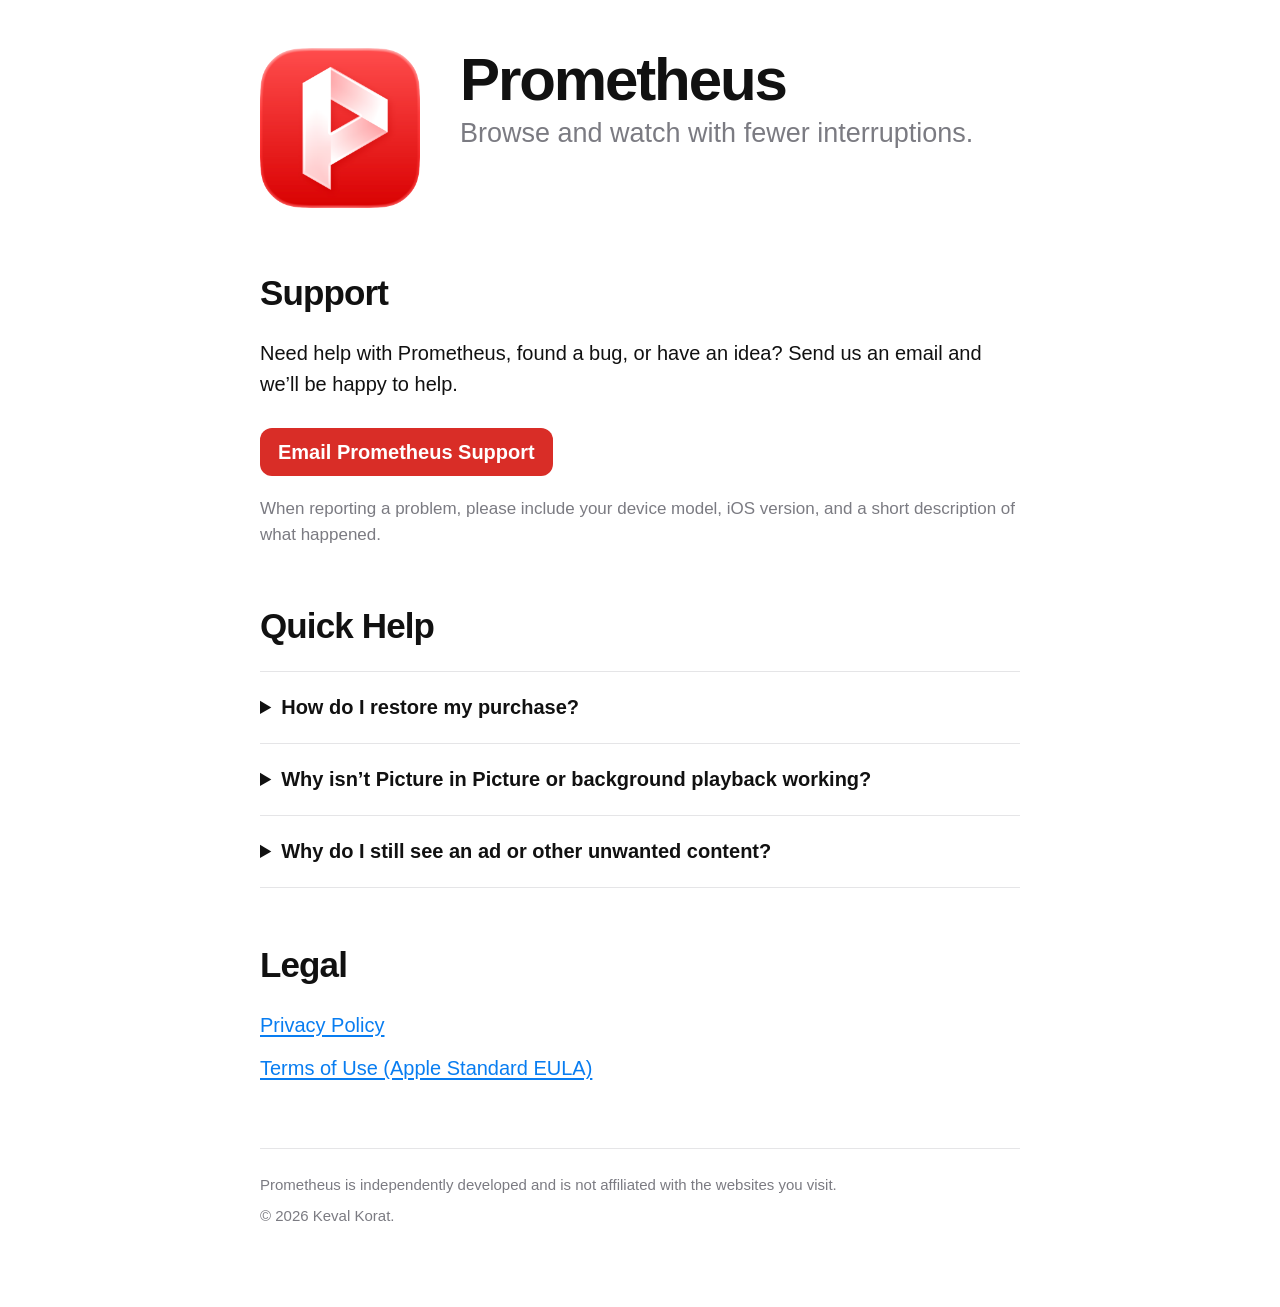
<file: index.html>
<!doctype html>
<html lang="en">
<head>
    <meta charset="utf-8">
    <meta name="viewport" content="width=device-width, initial-scale=1">
    <meta name="description" content="Support for Prometheus, a focused web browser with built-in ad and content filtering.">
    <meta property="og:title" content="Prometheus Support">
    <meta property="og:description" content="Get help, report a problem, or send feedback about Prometheus.">
    <meta property="og:type" content="website">
    <meta property="og:image" content="https://ikeval.github.io/prometheus-support/assets/og.png">
    <meta name="theme-color" content="#d92d27">
    <title>Prometheus Support</title>
    <link rel="icon" href="assets/app-icon.png" media="(prefers-color-scheme: light)">
    <link rel="icon" href="assets/app-icon-dark.png" media="(prefers-color-scheme: dark)">
    <link rel="stylesheet" href="assets/styles.css">
</head>
<body>
    <main class="page">
        <header class="app-header">
            <picture>
                <source srcset="assets/app-icon-dark.png" media="(prefers-color-scheme: dark)">
                <img class="app-icon" src="assets/app-icon.png" alt="Prometheus app icon" width="160" height="160">
            </picture>
            <div>
                <h1>Prometheus</h1>
                <p class="tagline">Browse and watch with fewer interruptions.</p>
            </div>
        </header>

        <section aria-labelledby="support-title">
            <h2 id="support-title">Support</h2>
            <p>Need help with Prometheus, found a bug, or have an idea? Send us an email and we’ll be happy to help.</p>
            <p><a class="button" href="mailto:prometheusbrowser@icloud.com?subject=Prometheus%20Support">Email Prometheus Support</a></p>
            <p class="fine-print">When reporting a problem, please include your device model, iOS version, and a short description of what happened.</p>
        </section>

        <section aria-labelledby="help-title">
            <h2 id="help-title">Quick Help</h2>

            <details>
                <summary>How do I restore my purchase?</summary>
                <p>Open Prometheus, go to Settings, select the unlock option, then choose Restore Purchases. Make sure you are signed in with the Apple Account used for the original purchase.</p>
            </details>

            <details>
                <summary>Why isn’t Picture in Picture or background playback working?</summary>
                <p>Playback behavior depends on the website and the media it provides. Start the video first, then use the Picture in Picture or background playback control available in Prometheus.</p>
            </details>

            <details>
                <summary>Why do I still see an ad or other unwanted content?</summary>
                <p>Websites change frequently, and some content may not be filtered immediately. Please email us with the website address and a description so we can investigate.</p>
            </details>
        </section>

        <section aria-labelledby="legal-title">
            <h2 id="legal-title">Legal</h2>
            <ul class="link-list">
                <li><a href="privacy.html">Privacy Policy</a></li>
                <li><a href="https://www.apple.com/legal/internet-services/itunes/dev/stdeula/" target="_blank" rel="noopener noreferrer">Terms of Use (Apple Standard EULA)</a></li>
            </ul>
        </section>

        <footer>
            <p>Prometheus is independently developed and is not affiliated with the websites you visit.</p>
            <p>&copy; 2026 Keval Korat.</p>
        </footer>
    </main>
</body>
</html>
</file>
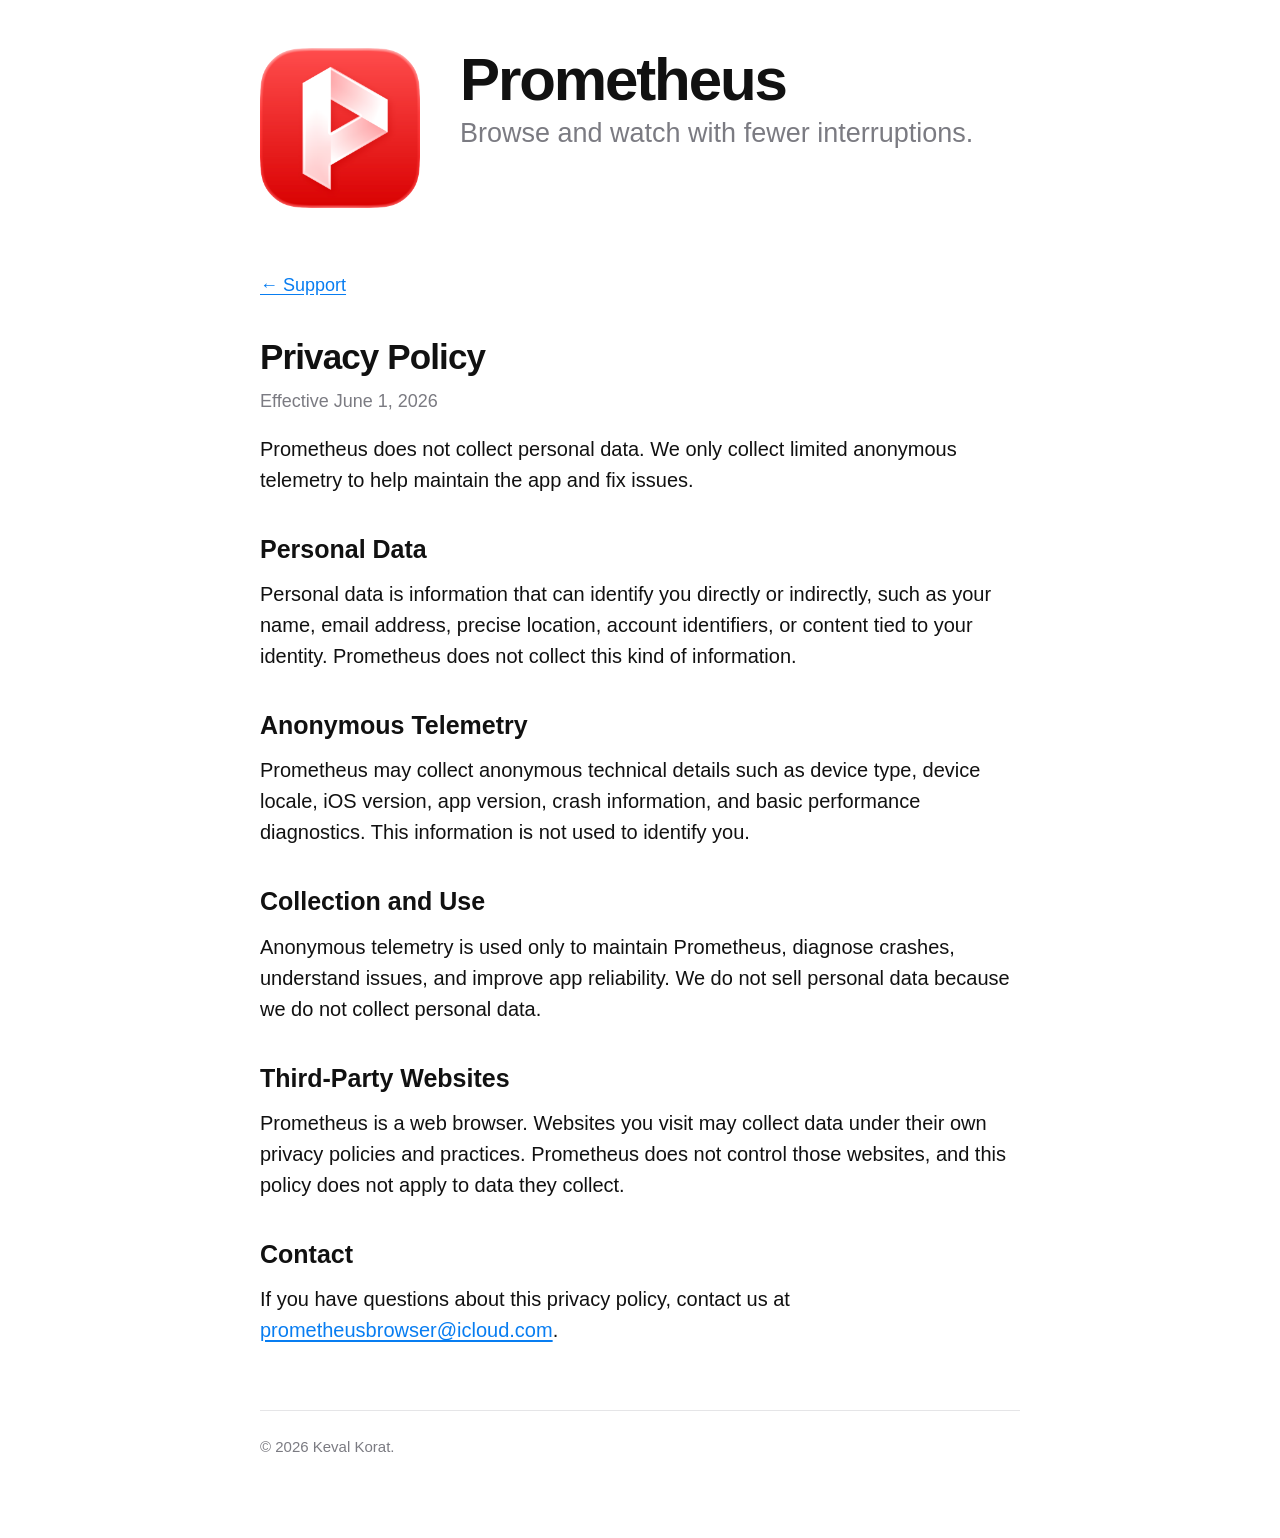
<file: privacy.html>
<!doctype html>
<html lang="en">
<head>
    <meta charset="utf-8">
    <meta name="viewport" content="width=device-width, initial-scale=1">
    <meta name="description" content="Privacy Policy for Prometheus.">
    <meta name="theme-color" content="#d92d27">
    <title>Prometheus Privacy Policy</title>
    <link rel="icon" href="assets/app-icon.png" media="(prefers-color-scheme: light)">
    <link rel="icon" href="assets/app-icon-dark.png" media="(prefers-color-scheme: dark)">
    <link rel="stylesheet" href="assets/styles.css">
</head>
<body>
    <main class="page">
        <header class="app-header">
            <picture>
                <source srcset="assets/app-icon-dark.png" media="(prefers-color-scheme: dark)">
                <img class="app-icon" src="assets/app-icon.png" alt="Prometheus app icon" width="160" height="160">
            </picture>
            <div>
                <h1>Prometheus</h1>
                <p class="tagline">Browse and watch with fewer interruptions.</p>
            </div>
        </header>

        <p class="back-link"><a href="index.html">&larr; Support</a></p>

        <article>
            <h2>Privacy Policy</h2>
            <p class="effective-date">Effective June 1, 2026</p>

            <p>Prometheus does not collect personal data. We only collect limited anonymous telemetry to help maintain the app and fix issues.</p>

            <h3>Personal Data</h3>
            <p>Personal data is information that can identify you directly or indirectly, such as your name, email address, precise location, account identifiers, or content tied to your identity. Prometheus does not collect this kind of information.</p>

            <h3>Anonymous Telemetry</h3>
            <p>Prometheus may collect anonymous technical details such as device type, device locale, iOS version, app version, crash information, and basic performance diagnostics. This information is not used to identify you.</p>

            <h3>Collection and Use</h3>
            <p>Anonymous telemetry is used only to maintain Prometheus, diagnose crashes, understand issues, and improve app reliability. We do not sell personal data because we do not collect personal data.</p>

            <h3>Third-Party Websites</h3>
            <p>Prometheus is a web browser. Websites you visit may collect data under their own privacy policies and practices. Prometheus does not control those websites, and this policy does not apply to data they collect.</p>

            <h3>Contact</h3>
            <p>If you have questions about this privacy policy, contact us at <a href="mailto:prometheusbrowser@icloud.com?subject=Prometheus%20Privacy%20Question">prometheusbrowser@icloud.com</a>.</p>
        </article>

        <footer>
            <p>&copy; 2026 Keval Korat.</p>
        </footer>
    </main>
</body>
</html>
</file>
<file: assets/styles.css>
:root {
    color-scheme: light dark;
    --background: #ffffff;
    --text: #111111;
    --secondary: #7b7b82;
    --border: #e5e5e7;
    --surface: #f6f6f7;
    --accent: #d92d27;
    --accent-hover: #b9201b;
}

* {
    box-sizing: border-box;
}

html {
    font-family: -apple-system, BlinkMacSystemFont, "SF Pro Display", "Helvetica Neue", Arial, sans-serif;
    font-size: 20px;
    line-height: 1.55;
    -webkit-text-size-adjust: 100%;
}

body {
    margin: 0;
    background: var(--background);
    color: var(--text);
}

.page {
    width: min(100% - 48px, 760px);
    margin: 0 auto;
    padding: 48px 0 72px;
}

.app-header {
    display: flex;
    align-items: flex-start;
    gap: 40px;
    margin-bottom: 64px;
}

.app-header picture {
    display: block;
    flex: 0 0 auto;
    line-height: 0;
}

.app-icon {
    width: 160px;
    height: 160px;
    flex: 0 0 auto;
    object-fit: contain;
}

h1,
h2,
h3,
p {
    margin-top: 0;
}

h1 {
    margin-bottom: 2px;
    font-size: clamp(2rem, 7vw, 3rem);
    line-height: 1.08;
    letter-spacing: -0.035em;
}

h2 {
    margin-bottom: 24px;
    font-size: 1.75rem;
    line-height: 1.2;
    letter-spacing: -0.025em;
}

h3 {
    margin: 38px 0 14px;
    font-size: 1.25rem;
    line-height: 1.25;
}

.tagline,
.effective-date,
.fine-print,
footer {
    color: var(--secondary);
}

.tagline {
    margin-bottom: 0;
    font-size: 1.35rem;
    line-height: 1.35;
}

.effective-date {
    margin-top: -14px;
    font-size: 0.9rem;
}

section {
    margin-bottom: 56px;
}

a {
    color: #087df1;
    text-underline-offset: 0.15em;
}

a:hover {
    text-decoration-thickness: 2px;
}

.button {
    display: inline-block;
    margin-top: 8px;
    padding: 12px 18px;
    border-radius: 12px;
    background: var(--accent);
    color: #ffffff;
    font-weight: 650;
    line-height: 1.2;
    text-decoration: none;
}

.button:hover {
    background: var(--accent-hover);
}

.button:focus-visible,
a:focus-visible,
summary:focus-visible {
    outline: 3px solid #087df1;
    outline-offset: 4px;
}

.fine-print {
    font-size: 0.85rem;
}

details {
    padding: 20px 0;
    border-top: 1px solid var(--border);
}

details:last-of-type {
    border-bottom: 1px solid var(--border);
}

summary {
    cursor: pointer;
    font-weight: 650;
}

details p {
    margin: 14px 0 0;
    color: var(--secondary);
}

.link-list {
    margin: 0;
    padding: 0;
    list-style: none;
}

.link-list li + li {
    margin-top: 12px;
}

.back-link {
    margin-bottom: 36px;
    font-size: 0.9rem;
}

footer {
    margin-top: 64px;
    padding-top: 24px;
    border-top: 1px solid var(--border);
    font-size: 0.75rem;
}

footer p {
    margin-bottom: 8px;
}

@media (prefers-color-scheme: dark) {
    :root {
        --background: #101010;
        --text: #f5f5f7;
        --secondary: #a5a5aa;
        --border: #343436;
        --surface: #202022;
        --accent: #ef4942;
        --accent-hover: #ff5b54;
    }

    a {
        color: #48a7ff;
    }
}

@media (max-width: 620px) {
    html {
        font-size: 17px;
    }

    .page {
        width: min(100% - 36px, 760px);
        padding-top: 28px;
    }

    .app-header {
        gap: 20px;
        margin-bottom: 48px;
    }

    .app-icon {
        width: 96px;
        height: 96px;
    }

    h1 {
        font-size: 2rem;
    }

    .tagline {
        font-size: 1.05rem;
    }
}

@media (max-width: 390px) {
    .app-header {
        align-items: flex-start;
        flex-direction: column;
    }
}
</file>
